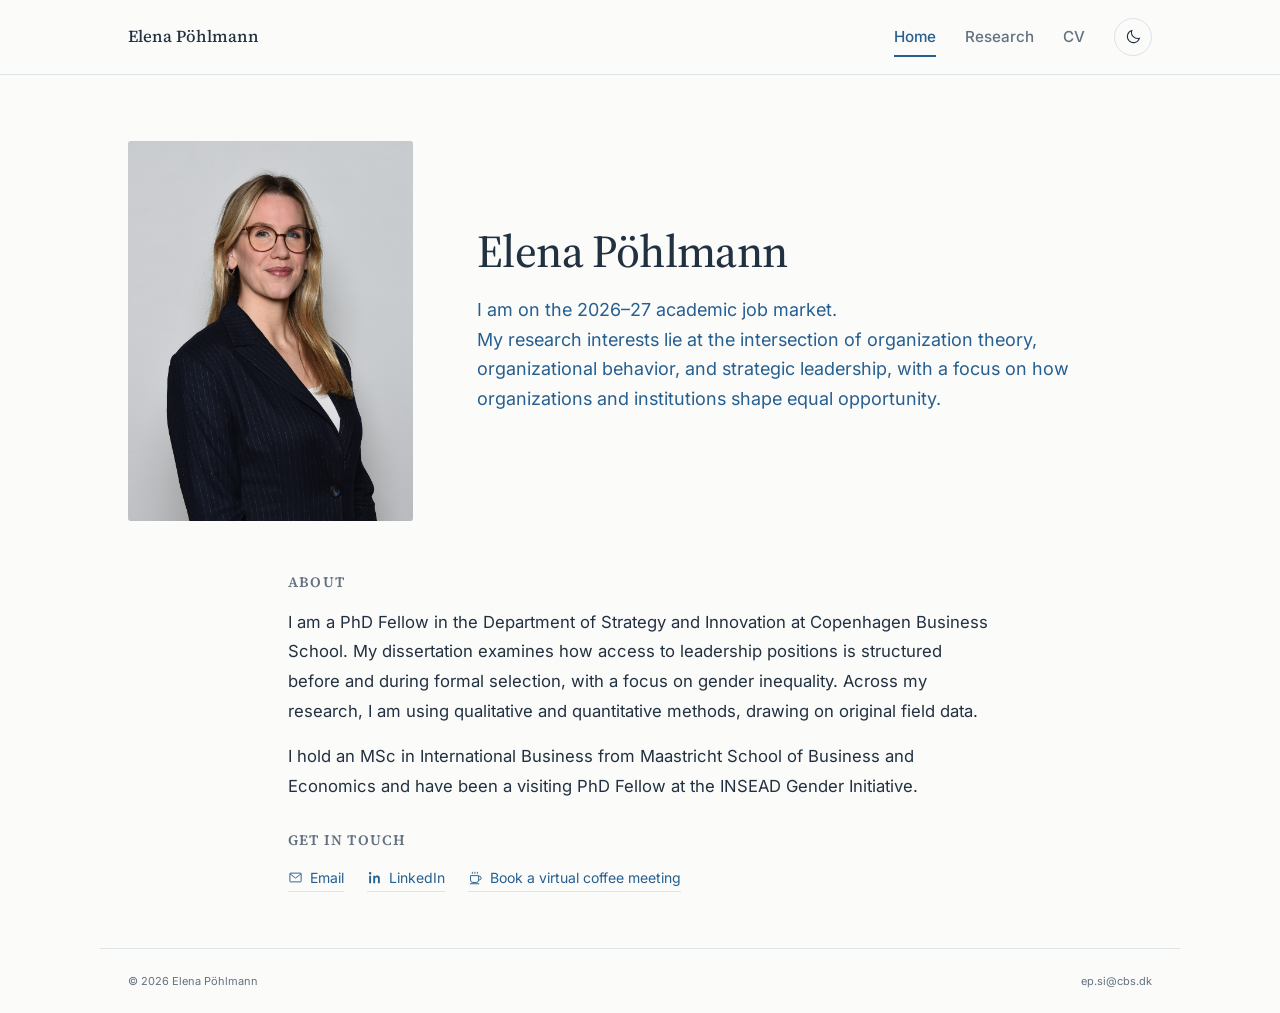
<file: index.html>
<!doctype html>
<html lang="en">
<head>
<meta charset="utf-8">
<meta name="viewport" content="width=device-width,initial-scale=1">
<title>Elena Pöhlmann | Copenhagen Business School</title>
<meta name="description" content="Elena Pöhlmann, PhD Fellow at Copenhagen Business School. Research on executive labor markets, gender, professional networks and entrepreneurship.">
<script>(function(){try{var q=new URLSearchParams(location.search).get('theme');var t=q||localStorage.getItem('elena-theme');if(!t)t=matchMedia('(prefers-color-scheme: dark)').matches?'dark':'light';document.documentElement.dataset.theme=t==='dark'?'dark':'light'}catch(e){}})();</script>
<link rel="icon" href="assets/favicon.svg?v=20261118n" type="image/svg+xml">
<link rel="stylesheet" href="assets/font-faces.css?v=20261118b">
<link rel="stylesheet" href="assets/styles.css?v=20261118m">
</head>
<body data-page="home">
<a class="skip" href="#main">Skip to content</a>
<header class="site-header">
<div class="wrap">
<a class="brand" href="/" data-site-path="/">Elena Pöhlmann</a>
<div class="nav-right">
<nav class="nav-links" aria-label="Main navigation">
<a href="/" data-site-path="/" aria-current="page">Home</a>
<a href="/research/" data-site-path="/research/">Research</a>
<a href="/cv/" data-site-path="/cv/">CV</a>
</nav>
<button class="theme-toggle" type="button" aria-label="Switch to dark mode" title="Switch to dark mode" aria-pressed="false">
<svg class="moon" viewBox="0 0 24 24" fill="none" stroke="currentColor" stroke-width="1.5" aria-hidden="true">
<path d="M20.4 14.4A8.6 8.6 0 0 1 9.6 3.6 8.7 8.7 0 1 0 20.4 14.4Z"/>
</svg>
<svg class="sun" viewBox="0 0 24 24" fill="none" stroke="currentColor" stroke-width="1.5" aria-hidden="true">
<circle cx="12" cy="12" r="4"/>
<path d="M12 2v2m0 16v2M2 12h2m16 0h2M5 5l1.5 1.5m11 11L19 19M5 19l1.5-1.5m11-11L19 5"/>
</svg>
</button>
</div>
</div>
</header>
<main id="main" class="wrap home">
<section class="hero" aria-labelledby="name">
<div class="portrait-frame">
<img src="assets/elena-poehlmann-portrait.png?v=20261118i" alt="Portrait of Elena Pöhlmann" width="2333" height="3500">
</div>
<div class="hero-copy">
<h1 id="name">Elena Pöhlmann</h1>
<p class="market-note">I am on the 2026–27 academic job market.<br>
My research interests lie at the intersection of organization theory, organizational behavior, and strategic leadership, with a focus on how organizations and institutions shape equal opportunity.</p>
</div>
</section>
<div class="home-bottom">
<section class="about-section" aria-labelledby="about">
<h2 class="section-label" id="about">About</h2>
<p class="bio">I am a PhD Fellow in the Department of Strategy and Innovation at Copenhagen Business School. My dissertation examines how access to leadership positions is structured before and during formal selection, with a focus on gender inequality. Across my research, I am using qualitative and quantitative methods, drawing on original field data.</p>
<p class="bio">I hold an MSc in International Business from Maastricht School of Business and Economics and have been a visiting PhD Fellow at the INSEAD Gender Initiative.</p>
</section>
<section class="contact-section" aria-labelledby="connect">
<h2 class="section-label" id="connect">Get in touch</h2>
<div class="connect-row">
<a class="plain-link" href="mailto:ep.si@cbs.dk">
<svg viewBox="0 0 24 24" fill="none" stroke="currentColor" stroke-width="1.5" aria-hidden="true">
<rect x="3" y="5" width="18" height="14" rx="1"/>
<path d="m3 6 9 7 9-7"/>
</svg>Email</a>
<a class="plain-link" href="https://www.linkedin.com/in/elena-poehlmann/" target="_blank" rel="noopener noreferrer">
<svg viewBox="0 0 24 24" fill="currentColor" aria-hidden="true">
<path d="M5 3a2 2 0 1 1 0 4 2 2 0 0 1 0-4ZM3.5 9h3v12h-3V9ZM10 9h3v1.6c.7-1.1 1.8-1.9 3.5-1.9 3 0 4 1.9 4 4.7V21h-3v-6.6c0-1.7-.4-2.9-2.1-2.9-1.7 0-2.4 1.2-2.4 3V21h-3V9Z"/>
</svg>LinkedIn</a>
<a class="plain-link" href="https://bookings.cloud.microsoft/bookwithme/user/e5c0fc8e6c004dd7b96afc6452cdc614@cbs.dk/meetingtype/2aAU5X9MSEyfibEmsuN26w2?anonymous&amp;ismsaljsauthenabled&amp;ep=mlink" target="_blank" rel="noopener noreferrer">
<svg viewBox="0 0 24 24" fill="none" stroke="currentColor" stroke-width="1.5" aria-hidden="true">
<path d="M4 9h13v7a4 4 0 0 1-4 4H8a4 4 0 0 1-4-4V9Z"/>
<path d="M17 10h1a3 3 0 0 1 0 6h-1M7 3v3m4-3v3m4-3v3M3 22h15"/>
</svg>Book a virtual coffee meeting
</a>
</div>
</section>
</div>
</main>
<footer class="site-footer">
<div class="wrap">
<span>© 2026 Elena Pöhlmann</span>
<div class="footer-links">
<a href="mailto:ep.si@cbs.dk">ep.si@cbs.dk</a>
</div>
</div>
</footer>
<script src="assets/site.js?v=20261118l">
</script>
</body>
</html>
</file>
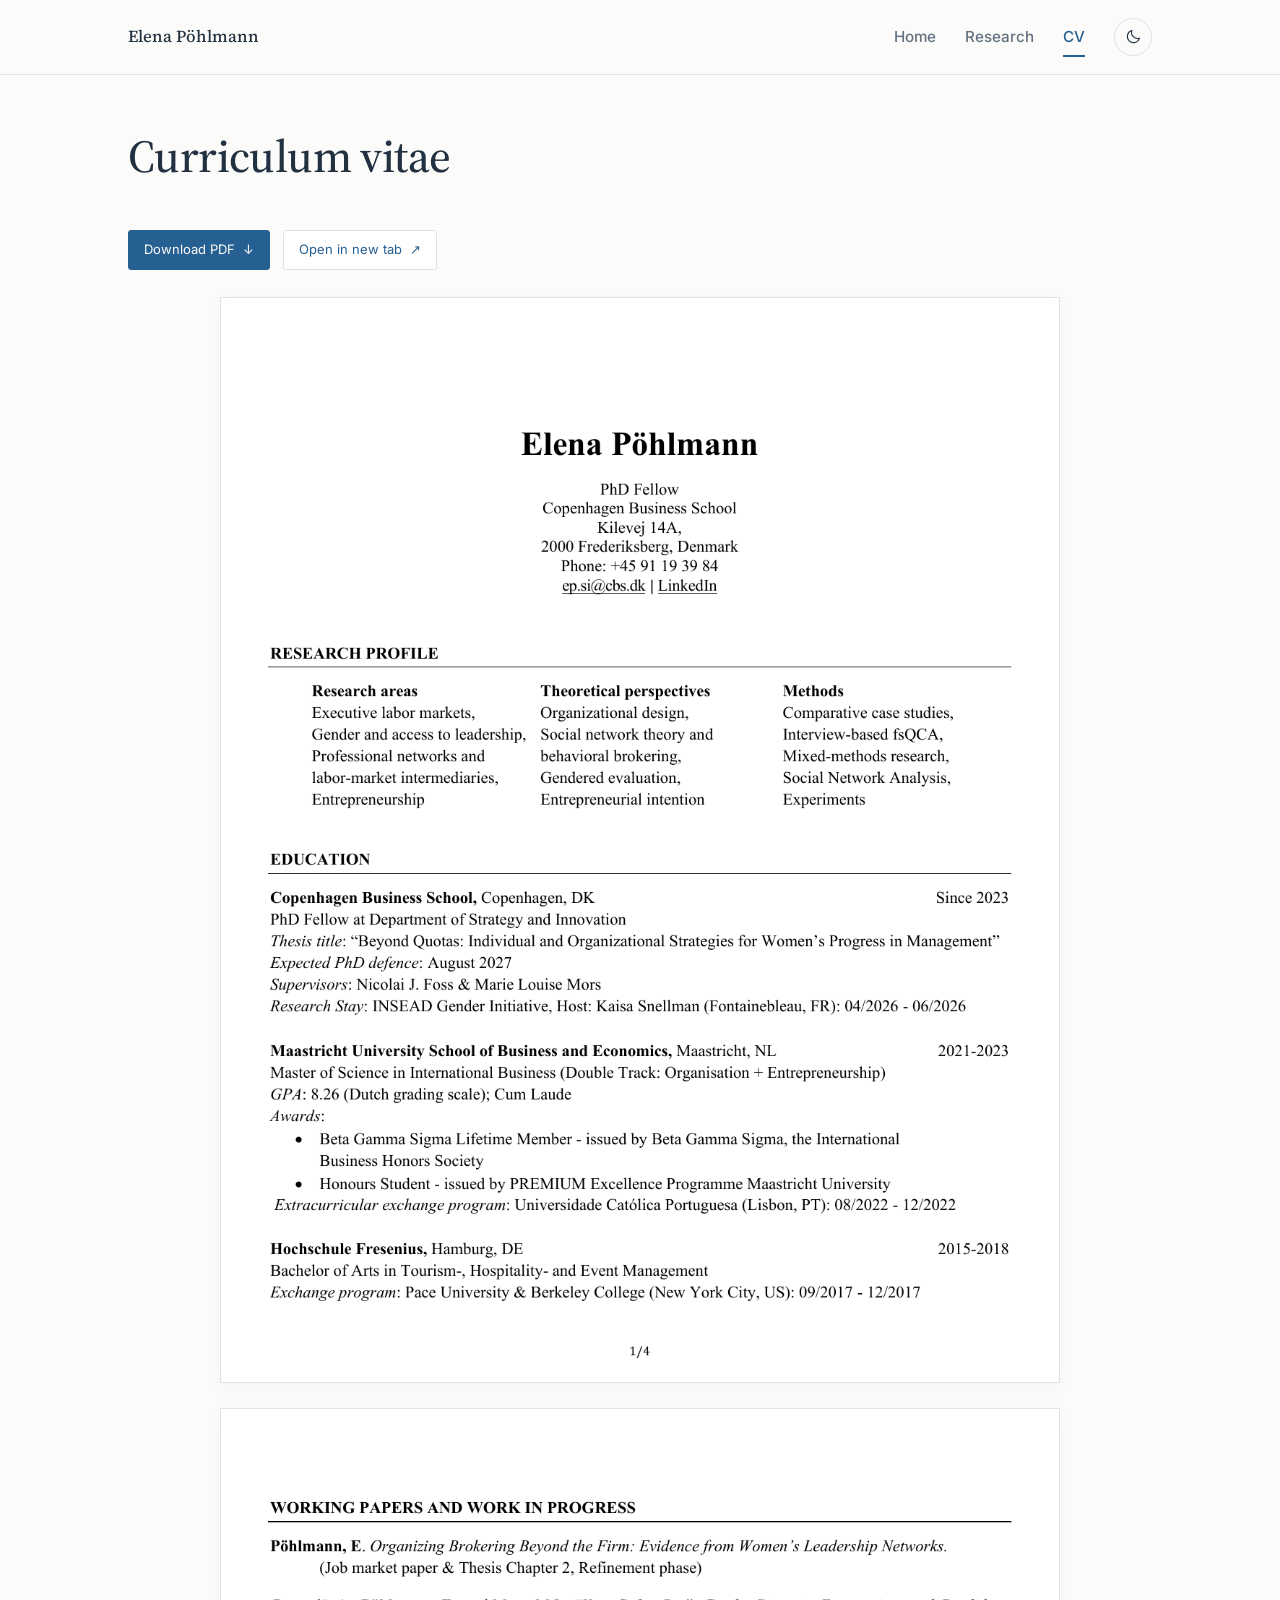
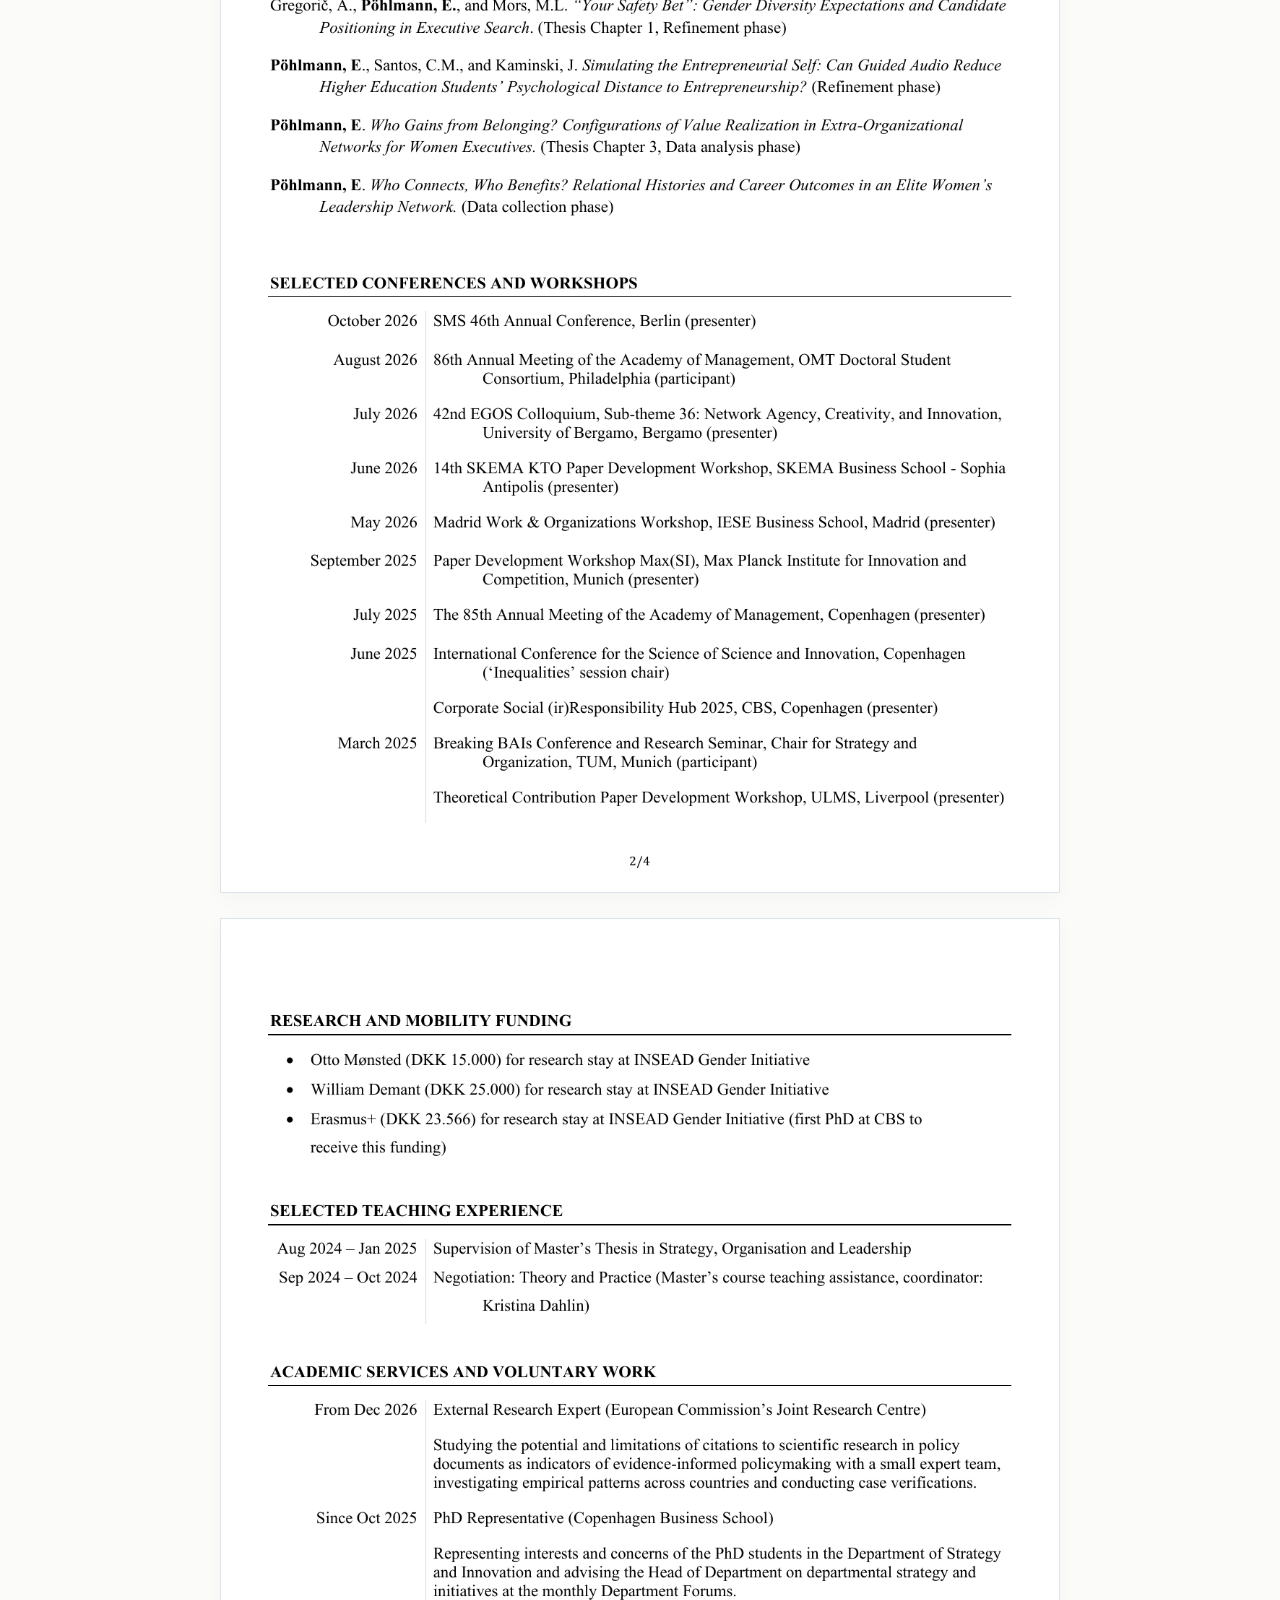
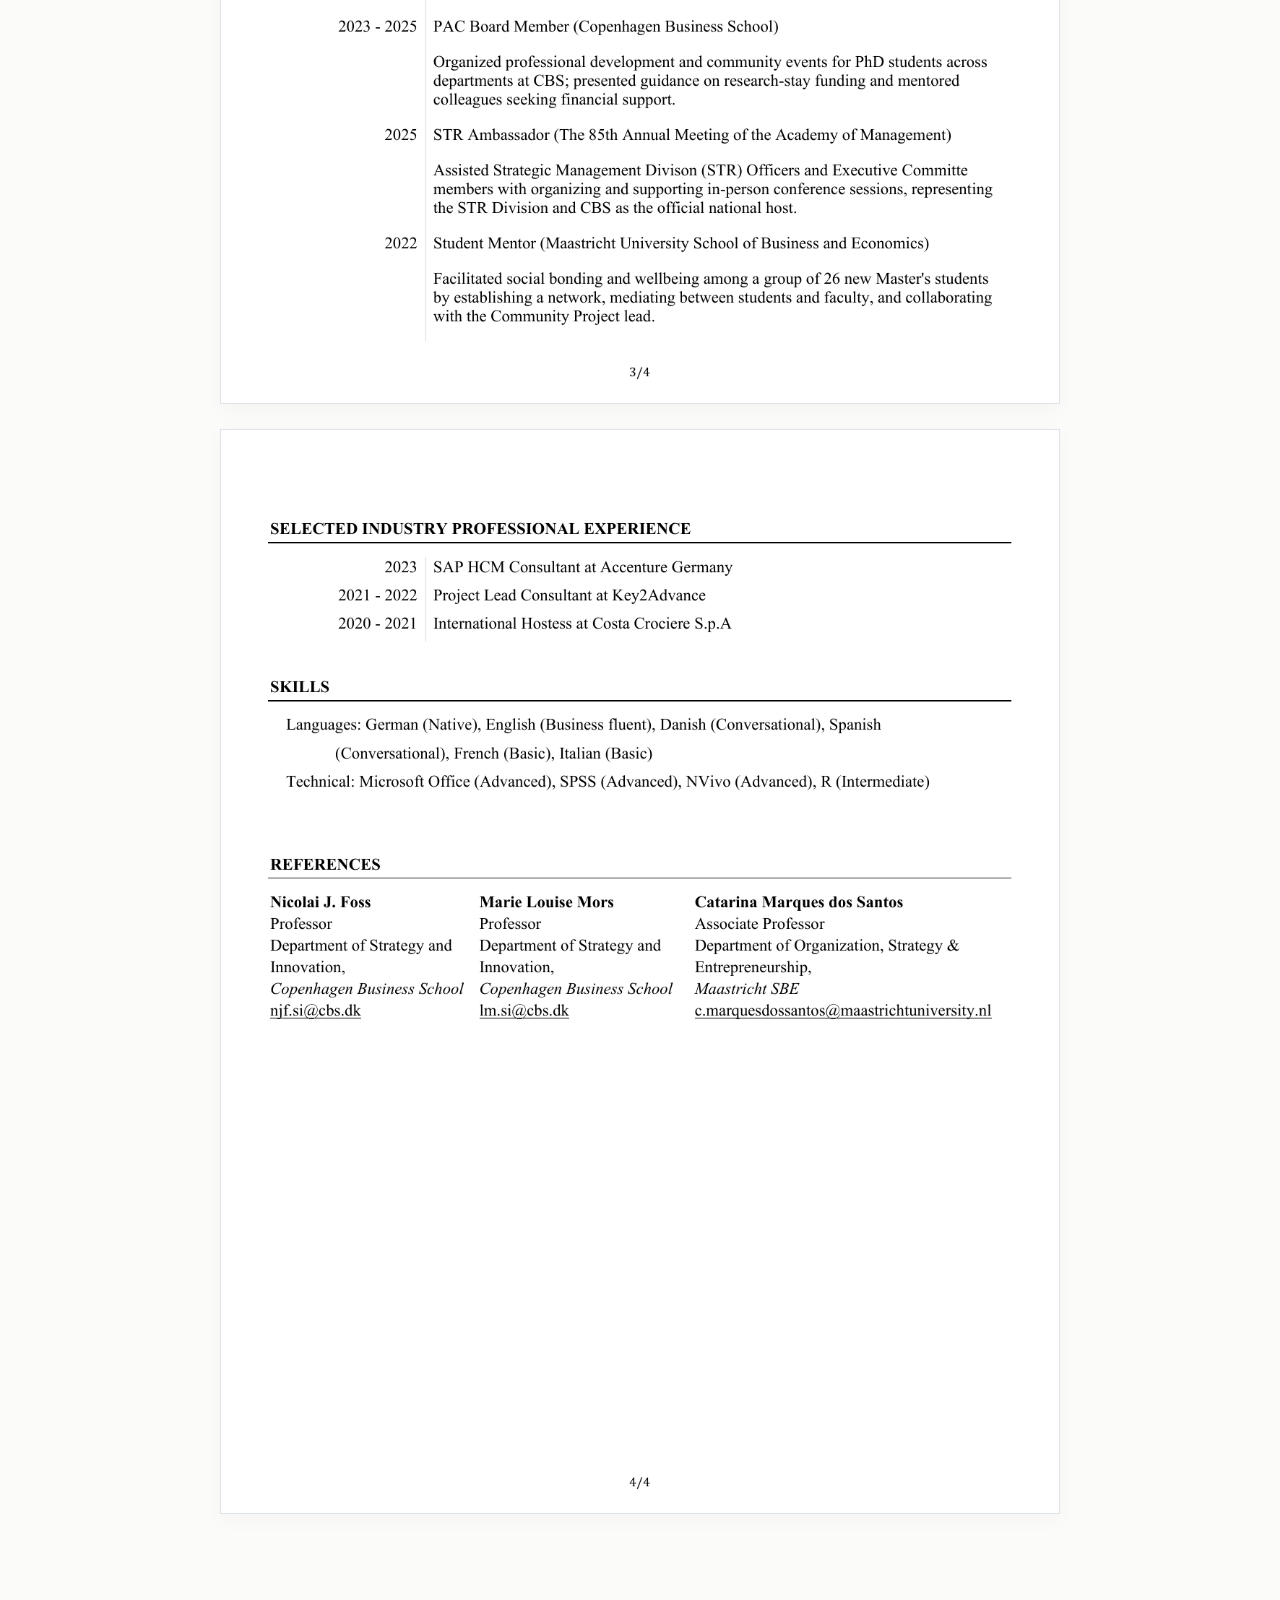
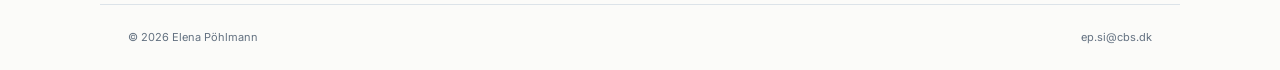
<file: cv/index.html>
<!doctype html>
<html lang="en">
<head>
<meta charset="utf-8">
<meta name="viewport" content="width=device-width,initial-scale=1">
<title>CV | Elena Pöhlmann</title>
<meta name="description" content="Elena Pöhlmann, PhD Fellow at Copenhagen Business School. Research on executive labor markets, gender, professional networks and entrepreneurship.">
<script>(function(){try{var q=new URLSearchParams(location.search).get('theme');var t=q||localStorage.getItem('elena-theme');if(!t)t=matchMedia('(prefers-color-scheme: dark)').matches?'dark':'light';document.documentElement.dataset.theme=t==='dark'?'dark':'light'}catch(e){}})();</script>
<link rel="icon" href="../assets/favicon.svg?v=20261118n" type="image/svg+xml">
<link rel="stylesheet" href="../assets/font-faces.css?v=20261118b">
<link rel="stylesheet" href="../assets/styles.css?v=20261118m">
</head>
<body data-page="cv">
<a class="skip" href="#main">Skip to content</a>
<header class="site-header">
<div class="wrap">
<a class="brand" href="/" data-site-path="/">Elena Pöhlmann</a>
<div class="nav-right">
<nav class="nav-links" aria-label="Main navigation">
<a href="/" data-site-path="/">Home</a>
<a href="/research/" data-site-path="/research/">Research</a>
<a href="/cv/" data-site-path="/cv/" aria-current="page">CV</a>
</nav>
<button class="theme-toggle" type="button" aria-label="Switch to dark mode" title="Switch to dark mode" aria-pressed="false">
<svg class="moon" viewBox="0 0 24 24" fill="none" stroke="currentColor" stroke-width="1.5" aria-hidden="true">
<path d="M20.4 14.4A8.6 8.6 0 0 1 9.6 3.6 8.7 8.7 0 1 0 20.4 14.4Z"/>
</svg>
<svg class="sun" viewBox="0 0 24 24" fill="none" stroke="currentColor" stroke-width="1.5" aria-hidden="true">
<circle cx="12" cy="12" r="4"/>
<path d="M12 2v2m0 16v2M2 12h2m16 0h2M5 5l1.5 1.5m11 11L19 19M5 19l1.5-1.5m11-11L19 5"/>
</svg>
</button>
</div>
</div>
</header>
<main id="main" class="wrap page-main">
<header class="page-heading">
<h1>Curriculum vitae</h1>
</header>
<div class="cv-toolbar">
<a class="button primary" href="../assets/elena-poehlmann-cv.pdf" download="Elena-Poehlmann-CV.pdf">Download PDF <span aria-hidden="true">↓</span>
</a>
<a class="button" href="../assets/elena-poehlmann-cv.pdf" target="_blank" rel="noopener">Open in new tab <span aria-hidden="true">↗</span>
</a>
</div>
<div class="cv-preview" aria-label="Curriculum vitae, four pages">
<a href="../assets/elena-poehlmann-cv.pdf" target="_blank" rel="noopener" aria-label="Open CV PDF, preview page 1">
<img src="../assets/cv-page-1.png" alt="Elena Pöhlmann’s CV, page 1 of 4"  width="1160" height="1500">
</a>
<a href="../assets/elena-poehlmann-cv.pdf" target="_blank" rel="noopener" aria-label="Open CV PDF, preview page 2">
<img src="../assets/cv-page-2.png" alt="Elena Pöhlmann’s CV, page 2 of 4" loading="lazy" width="1160" height="1500">
</a>
<a href="../assets/elena-poehlmann-cv.pdf" target="_blank" rel="noopener" aria-label="Open CV PDF, preview page 3">
<img src="../assets/cv-page-3.png" alt="Elena Pöhlmann’s CV, page 3 of 4" loading="lazy" width="1160" height="1500">
</a>
<a href="../assets/elena-poehlmann-cv.pdf" target="_blank" rel="noopener" aria-label="Open CV PDF, preview page 4">
<img src="../assets/cv-page-4.png" alt="Elena Pöhlmann’s CV, page 4 of 4" loading="lazy" width="1160" height="1500">
</a>
</div>
</main>
<footer class="site-footer">
<div class="wrap">
<span>© 2026 Elena Pöhlmann</span>
<div class="footer-links">
<a href="mailto:ep.si@cbs.dk">ep.si@cbs.dk</a>
</div>
</div>
</footer>
<script src="../assets/site.js?v=20261118l">
</script>
</body>
</html>
</file>
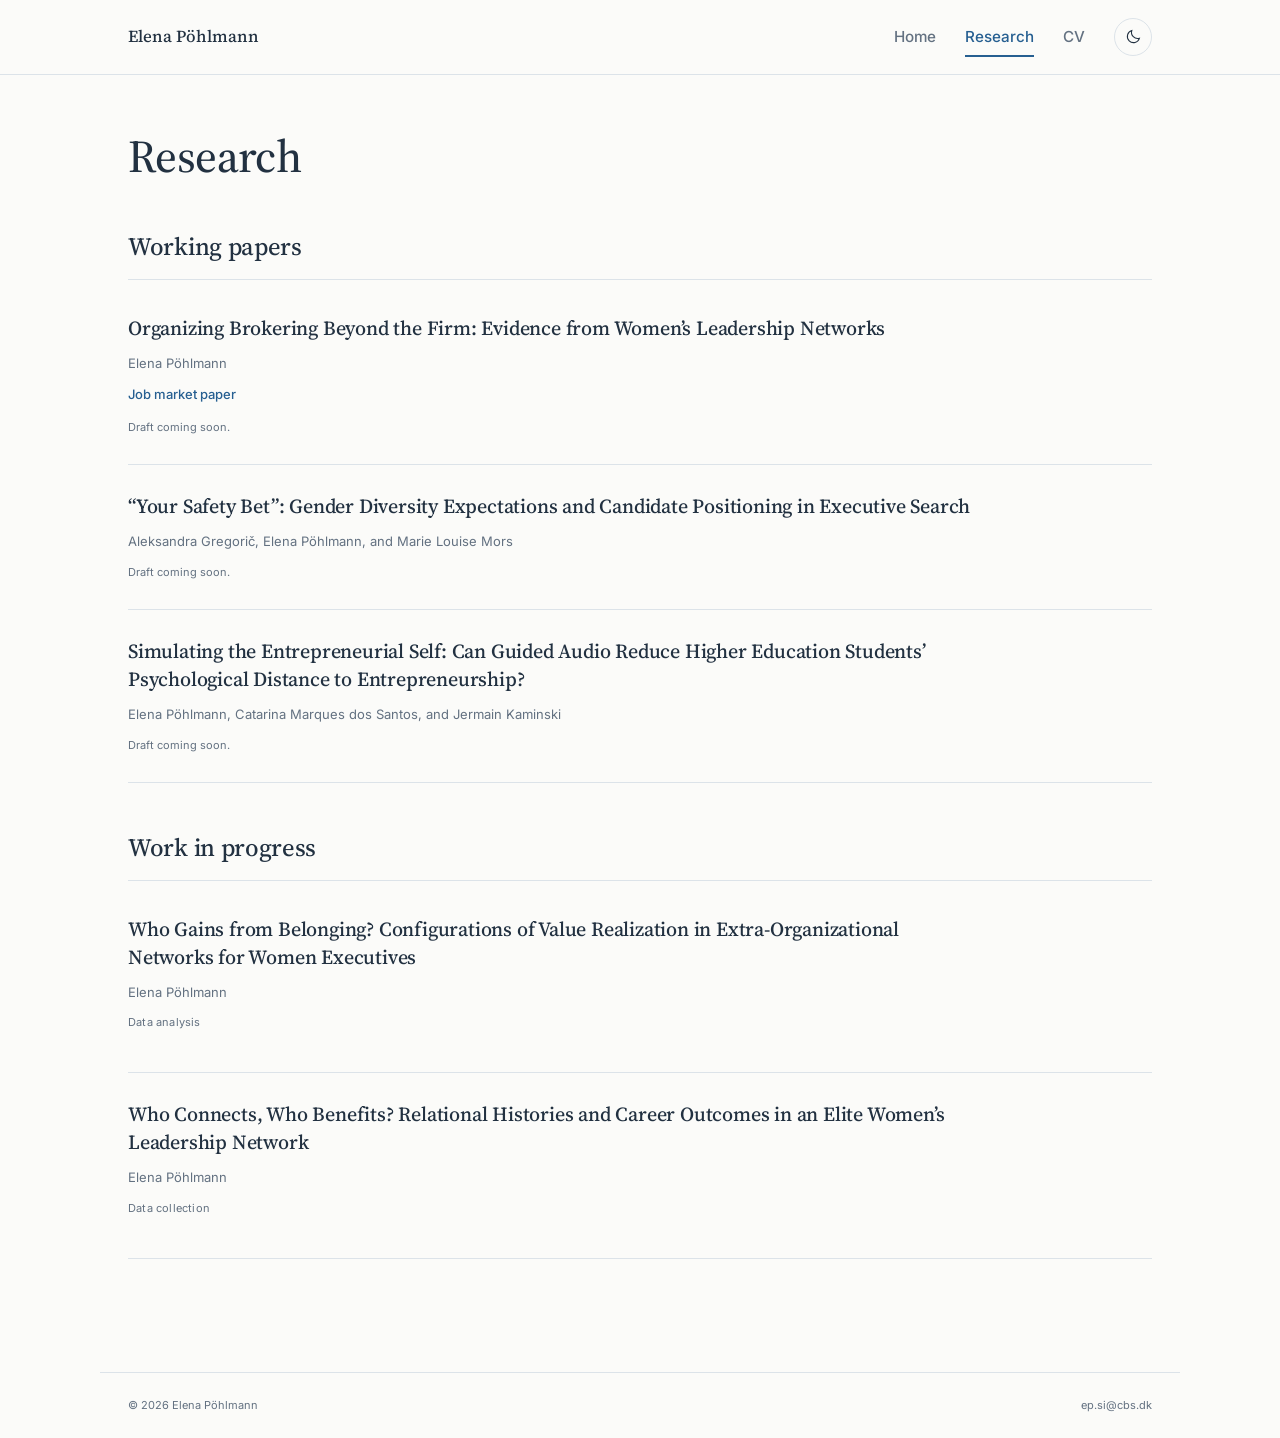
<file: research/index.html>
<!doctype html>
<html lang="en">
<head>
<meta charset="utf-8">
<meta name="viewport" content="width=device-width,initial-scale=1">
<title>Research | Elena Pöhlmann</title>
<meta name="description" content="Elena Pöhlmann, PhD Fellow at Copenhagen Business School. Research on executive labor markets, gender, professional networks and entrepreneurship.">
<script>(function(){try{var q=new URLSearchParams(location.search).get('theme');var t=q||localStorage.getItem('elena-theme');if(!t)t=matchMedia('(prefers-color-scheme: dark)').matches?'dark':'light';document.documentElement.dataset.theme=t==='dark'?'dark':'light'}catch(e){}})();</script>
<link rel="icon" href="../assets/favicon.svg?v=20261118n" type="image/svg+xml">
<link rel="stylesheet" href="../assets/font-faces.css?v=20261118b">
<link rel="stylesheet" href="../assets/styles.css?v=20261118m">
</head>
<body data-page="research">
<a class="skip" href="#main">Skip to content</a>
<header class="site-header">
<div class="wrap">
<a class="brand" href="/" data-site-path="/">Elena Pöhlmann</a>
<div class="nav-right">
<nav class="nav-links" aria-label="Main navigation">
<a href="/" data-site-path="/">Home</a>
<a href="/research/" data-site-path="/research/" aria-current="page">Research</a>
<a href="/cv/" data-site-path="/cv/">CV</a>
</nav>
<button class="theme-toggle" type="button" aria-label="Switch to dark mode" title="Switch to dark mode" aria-pressed="false">
<svg class="moon" viewBox="0 0 24 24" fill="none" stroke="currentColor" stroke-width="1.5" aria-hidden="true">
<path d="M20.4 14.4A8.6 8.6 0 0 1 9.6 3.6 8.7 8.7 0 1 0 20.4 14.4Z"/>
</svg>
<svg class="sun" viewBox="0 0 24 24" fill="none" stroke="currentColor" stroke-width="1.5" aria-hidden="true">
<circle cx="12" cy="12" r="4"/>
<path d="M12 2v2m0 16v2M2 12h2m16 0h2M5 5l1.5 1.5m11 11L19 19M5 19l1.5-1.5m11-11L19 5"/>
</svg>
</button>
</div>
</div>
</header>
<main id="main" class="wrap page-main">
<header class="page-heading">
<h1>Research</h1>
</header>
<section class="papers-section" aria-labelledby="group-0">
<h2 id="group-0">Working papers</h2>
<article class="paper" aria-labelledby="paper-0-0">
<h3 id="paper-0-0"><button class="paper-toggle" type="button" aria-expanded="false" aria-controls="summary-0-0">Organizing Brokering Beyond the Firm: Evidence from Women’s Leadership Networks</button></h3>
<p class="paper-authors">Elena Pöhlmann</p>
<div class="paper-meta">
<span class="paper-tag">Job market paper</span>
</div>
<div class="paper-summary" id="summary-0-0" hidden>
<p>Drawing on original field data from employer-organization-spanning networks in Germany, Austria and Switzerland, I examine how organizational arrangements such as admission rules, interaction formats and digital platforms shape members’ ability and willingness to recommend one another for professional opportunities. The paper explains how networks organize conditions for brokering while enabling direct contact with recruiters and decision-makers.</p>
</div>
<div class="draft-status">Draft coming soon.</div>
</article>
<article class="paper" aria-labelledby="paper-0-1">
<h3 id="paper-0-1"><button class="paper-toggle" type="button" aria-expanded="false" aria-controls="summary-0-1">“Your Safety Bet”: Gender Diversity Expectations and Candidate Positioning in Executive Search</button></h3>
<p class="paper-authors">Aleksandra Gregorič, Elena Pöhlmann, and Marie Louise Mors</p>
<div class="paper-summary" id="summary-0-1" hidden>
<p>Offering rare insights into the Danish executive recruiting industry, we combine pooled search-level data across several years with recruiter interviews to examine how clients’ gender diversity expectations shape candidate pools and sourcing practices. We show how recruiters position women considered on potential alongside candidates presented as proven or safe, distinguishing eligibility from comparative credibility.</p>
</div>
<div class="draft-status">Draft coming soon.</div>
</article>
<article class="paper" aria-labelledby="paper-0-2">
<h3 id="paper-0-2"><button class="paper-toggle" type="button" aria-expanded="false" aria-controls="summary-0-2">Simulating the Entrepreneurial Self: Can Guided Audio Reduce Higher Education Students’ Psychological Distance to Entrepreneurship?</button></h3>
<p class="paper-authors">Elena Pöhlmann, Catarina Marques dos Santos, and Jermain Kaminski</p>
<div class="paper-summary" id="summary-0-2" hidden>
<p>Can imagining an entrepreneurial future make it feel more attainable for students in higher education? Comparing audio-guided simulations focused on concrete, near-term activities with more distant, outcome-focused reflection in two experiments, we examine psychological distance and entrepreneurial intention. The findings show that the experimental contrast does not consistently change these outcomes across studies. The paper explores the possibilities and limits of brief cognitive interventions in entrepreneurship education.</p>
</div>
<div class="draft-status">Draft coming soon.</div>
</article>
</section>
<section class="papers-section" aria-labelledby="group-1">
<h2 id="group-1">Work in progress</h2>
<article class="paper" aria-labelledby="paper-1-0">
<h3 id="paper-1-0"><button class="paper-toggle" type="button" aria-expanded="false" aria-controls="summary-1-0">Who Gains from Belonging? Configurations of Value Realization in Extra-Organizational Networks for Women Executives</button></h3>
<p class="paper-authors">Elena Pöhlmann</p>
<div class="paper-meta">
<span>Data analysis</span>
</div>
<div class="paper-summary" id="summary-1-0" hidden>
<p>Drawing on 51 interviews across five networks, I am developing fsQCA to examine how women convert membership into resources consequential for their careers.</p>
</div>
</article>
<article class="paper" aria-labelledby="paper-1-1">
<h3 id="paper-1-1"><button class="paper-toggle" type="button" aria-expanded="false" aria-controls="summary-1-1">Who Connects, Who Benefits? Relational Histories and Career Outcomes in an Elite Women’s Leadership Network</button></h3>
<p class="paper-authors">Elena Pöhlmann</p>
<div class="paper-meta">
<span>Data collection</span>
</div>
<div class="paper-summary" id="summary-1-1" hidden>
<p>Using a whole-network survey of a selective leadership network in Germany, I examine how members’ relational histories are associated with support leading to career outcomes, including executive roles, board appointments and collaborations. The study distinguishes outcomes attributed to particular members from those associated with the network infrastructure.</p>
</div>
</article>
</section>
</main>
<footer class="site-footer">
<div class="wrap">
<span>© 2026 Elena Pöhlmann</span>
<div class="footer-links">
<a href="mailto:ep.si@cbs.dk">ep.si@cbs.dk</a>
</div>
</div>
</footer>
<script src="../assets/site.js?v=20261118l">
</script>
</body>
</html>
</file>
<file: assets/font-faces.css>
/* Self-hosted fonts; license notices are in assets/fonts/. */

@font-face {
  font-family: 'Inter';
  font-style: normal;
  font-weight: 400 600;
  font-display: swap;
  src: url(fonts/inter-latin-ext.woff2) format('woff2');
  unicode-range: U+0100-02BA, U+02BD-02C5, U+02C7-02CC, U+02CE-02D7, U+02DD-02FF, U+0304, U+0308, U+0329, U+1D00-1DBF, U+1E00-1E9F, U+1EF2-1EFF, U+2020, U+20A0-20AB, U+20AD-20C4, U+2113, U+2C60-2C7F, U+A720-A7FF;
}

@font-face {
  font-family: 'Inter';
  font-style: normal;
  font-weight: 400 600;
  font-display: swap;
  src: url(fonts/inter-latin.woff2) format('woff2');
  unicode-range: U+0000-00FF, U+0131, U+0152-0153, U+02BB-02BC, U+02C6, U+02DA, U+02DC, U+0304, U+0308, U+0329, U+2000-206F, U+20AC, U+2122, U+2191, U+2193, U+2212, U+2215, U+FEFF, U+FFFD;
}

@font-face {
  font-family: 'Source Serif 4';
  font-style: normal;
  font-weight: 400 600;
  font-display: swap;
  src: url(fonts/source-serif-4-latin-ext.woff2) format('woff2');
  unicode-range: U+0100-02BA, U+02BD-02C5, U+02C7-02CC, U+02CE-02D7, U+02DD-02FF, U+0304, U+0308, U+0329, U+1D00-1DBF, U+1E00-1E9F, U+1EF2-1EFF, U+2020, U+20A0-20AB, U+20AD-20C4, U+2113, U+2C60-2C7F, U+A720-A7FF;
}

@font-face {
  font-family: 'Source Serif 4';
  font-style: normal;
  font-weight: 400 600;
  font-display: swap;
  src: url(fonts/source-serif-4-latin.woff2) format('woff2');
  unicode-range: U+0000-00FF, U+0131, U+0152-0153, U+02BB-02BC, U+02C6, U+02DA, U+02DC, U+0304, U+0308, U+0329, U+2000-206F, U+20AC, U+2122, U+2191, U+2193, U+2212, U+2215, U+FEFF, U+FFFD;
}
</file>
<file: assets/styles.css>
:root{color-scheme:light;--bg:#fbfbf9;--surface:#fff;--ink:#223141;--muted:#637181;--blue:#265f91;--blue-hover:#17436a;--soft:#edf3f8;--line:#dce3e9;--photo:#e8eaec;--max:1080px;--font-display:"Source Serif 4",Georgia,serif;--font-body:"Inter",Arial,sans-serif}

:root[data-theme="dark"]{color-scheme:dark;--bg:#111a24;--surface:#182330;--ink:#e7edf4;--muted:#a6b4c3;--blue:#94bfeb;--blue-hover:#c4def9;--soft:#1b3044;--line:#304050;--photo:#263441}

*{box-sizing:border-box}
html{scroll-behavior:smooth;scroll-padding-top:96px}
body{margin:0;background:var(--bg);color:var(--ink);font:17px/1.65 var(--font-body);font-optical-sizing:auto;-webkit-font-smoothing:antialiased}
a{color:var(--blue);text-underline-offset:4px;text-decoration-thickness:1px}
a:hover{color:var(--blue-hover)}
button,a,summary{-webkit-tap-highlight-color:transparent}
button{font:inherit}
a:focus-visible,button:focus-visible,summary:focus-visible{outline:2px solid var(--blue);outline-offset:5px;border-radius:2px}
img{max-width:100%;display:block}
svg{flex-shrink:0}
h1,h2,h3,p{margin-top:0}
h1,h2,h3,.brand{font-family:var(--font-display);font-weight:500}
h1{font-size:clamp(2rem,4vw,2.85rem);line-height:1.15;letter-spacing:-.6px;margin-bottom:18px}
h2{font-size:1.55rem;line-height:1.3;letter-spacing:-.3px}
h3{font-size:1.25rem;line-height:1.4;letter-spacing:-.2px}
p{margin-bottom:20px}
.wrap{max-width:var(--max);margin:auto;padding-inline:28px}
.site-header{position:sticky;top:0;z-index:50;background:var(--bg);border-bottom:1px solid var(--line)}
.site-header .wrap{display:flex;align-items:center;justify-content:space-between;gap:30px;min-height:74px}
.brand{text-decoration:none;color:var(--ink);font-size:1.05rem;white-space:nowrap}
.nav-right,.nav-links{display:flex;align-items:center;gap:29px}
.nav-links a{color:var(--muted);text-decoration:none;font-size:.95rem;font-weight:500;padding-block:8px;position:relative}
.nav-links a:hover,.nav-links a[aria-current="page"]{color:var(--blue)}
.nav-links a[aria-current="page"]:after{content:"";position:absolute;left:0;right:0;bottom:1px;height:2px;background:var(--blue)}
.theme-toggle{width:38px;height:38px;border:1px solid var(--line);border-radius:50%;background:transparent;display:grid;place-items:center;cursor:pointer;color:var(--ink)}
.theme-toggle:hover{background:var(--soft);border-color:var(--blue)}
.theme-toggle svg{width:17px;height:17px}
.sun{display:none}
[data-theme=dark] .sun{display:block}
[data-theme=dark] .moon{display:none}
.skip{position:fixed;left:14px;top:-80px;background:var(--surface);z-index:100;padding:10px}
.skip:focus{top:10px}
.home{padding-top:60px;padding-bottom:56px}
.hero{display:grid;grid-template-columns:285px minmax(0,1fr);gap:64px;align-items:center}
.portrait-frame{background:var(--photo);border-radius:3px;overflow:hidden;aspect-ratio:3/4;margin-top:6px}
.portrait-frame img{width:100%;height:100%;object-fit:cover;object-position:50% 22%;transform:scale(1.2);transform-origin:50% 12%}
.market-note,.paper-tag{display:inline-block;color:var(--blue);font:500 13px/1.6 var(--font-body);background:none;border:0;padding:0;letter-spacing:0;text-transform:none}
.market-note{font:400 1.12rem/1.65 var(--font-body);margin-bottom:18px}
.lead{font:400 1.12rem/1.65 var(--font-body);letter-spacing:0;margin-bottom:0;max-width:520px}
.bio{font-size:1.04rem;line-height:1.78;margin-bottom:0}
.bio+.bio{margin-top:16px}
.home-bottom{max-width:704px;margin:52px auto 0}
.section-label{font-size:.9rem;letter-spacing:1.2px;text-transform:uppercase;color:var(--muted);font-weight:600;margin:0 0 16px;font-family:var(--font-display)}
.contact-section{margin-top:30px}
.connect-row{display:flex;gap:23px;align-items:center;flex-wrap:wrap;font-size:14px}
.plain-link{display:inline-flex;align-items:center;gap:7px;text-decoration:none;border-bottom:1px solid var(--line);padding-bottom:2px}
.plain-link svg{width:15px;height:15px}
.page-main{padding-top:55px;padding-bottom:65px}
.page-heading{max-width:760px;margin-bottom:48px}
.page-heading h1{margin-bottom:0}
.papers-section{margin-bottom:48px}
.papers-section>h2{font-size:1.55rem;margin-bottom:7px;padding-bottom:16px;border-bottom:1px solid var(--line)}
.paper{padding:27px 0 28px;border-bottom:1px solid var(--line)}
.paper h3{max-width:850px;margin-bottom:11px}
.paper-authors{color:var(--muted);font-size:13px;margin-bottom:11px;line-height:1.6}
.paper-meta{display:flex;align-items:center;gap:13px;flex-wrap:wrap;color:var(--muted);font-size:11px;letter-spacing:.2px;margin-bottom:13px}
.paper-toggle{max-width:100%;padding:0;border:0;background:none;color:inherit;font:inherit;line-height:inherit;letter-spacing:inherit;text-align:left;cursor:pointer}
.paper-toggle:hover,.paper-toggle:focus-visible{color:var(--blue)}
.paper-summary{max-width:850px}
.paper-summary p{font-size:.96rem;line-height:1.7;margin:17px 0 0}
.draft-status{color:var(--muted);font-size:11px;margin-top:11px}
.cv-toolbar{display:flex;align-items:center;gap:13px;flex-wrap:wrap;margin-bottom:27px}
.button{display:inline-flex;align-items:center;gap:8px;font-size:13px;border:1px solid var(--line);border-radius:3px;padding:9px 15px;background:var(--surface);text-decoration:none;line-height:1.5}
.button.primary{background:var(--blue);border-color:var(--blue);color:var(--bg)}
.button:hover{border-color:var(--blue)}
.cv-preview{max-width:840px;margin:auto}
.cv-preview img{width:100%;height:auto;border:1px solid var(--line);box-shadow:0 5px 20px #00000008;margin-bottom:25px;background:#fff}
.site-footer .wrap{border-top:1px solid var(--line);display:flex;justify-content:space-between;align-items:center;gap:20px;padding-block:23px;color:var(--muted);font-size:11px}
.footer-links{display:flex;gap:23px}
.footer-links a{color:var(--muted);text-decoration:none}
.footer-links a:hover{color:var(--blue)}

@media(max-width:820px){body{font-size:16px}}

@media(max-width:760px){.wrap{padding-inline:24px}
.site-header .wrap{gap:16px}
.nav-right,.nav-links{gap:19px}
.hero{grid-template-columns:210px minmax(0,1fr);gap:32px}
.home-bottom{margin-top:40px}
.home{padding-top:40px}
}

@media(max-width:570px){html{scroll-padding-top:124px}
.wrap{padding-inline:23px}
.site-header .wrap{flex-wrap:wrap;min-height:108px;padding-top:16px;padding-bottom:12px;row-gap:8px}
.nav-right{width:100%;justify-content:space-between}
.nav-links{gap:28px}
.nav-links a{font-size:14px}
.theme-toggle{height:31px;width:31px}
.hero{display:flex;flex-direction:column;align-items:flex-start;gap:28px}
.portrait-frame{width:180px;aspect-ratio:3/4;margin:0}
.home{padding-top:32px;padding-bottom:35px}
h1{margin-bottom:12px}
.lead{font-size:1.05rem}
.market-note{margin-bottom:16px}
.bio{font-size:1rem}
.home-bottom{margin-top:30px}
.connect-row{gap:18px}
.page-main{padding-top:36px;padding-bottom:35px}
.page-heading{margin-bottom:40px}
.paper{padding-block:23px}
.site-footer .wrap{align-items:flex-start;flex-direction:column;gap:10px;padding-block:19px}
.footer-links{gap:22px}
.cv-toolbar{gap:10px}
.button{font-size:12px;padding:9px 12px}
}

@media(prefers-reduced-motion:reduce){html{scroll-behavior:auto}
*{transition:none!important}
}

@media print{.site-header,.site-footer,.cv-toolbar{display:none}
body{background:white;color:black}
.wrap{max-width:none;padding:0}
.cv-preview img{border:0;box-shadow:none;page-break-after:always}
.paper-summary[hidden]{display:block}
.home{padding:0}
}
</file>
